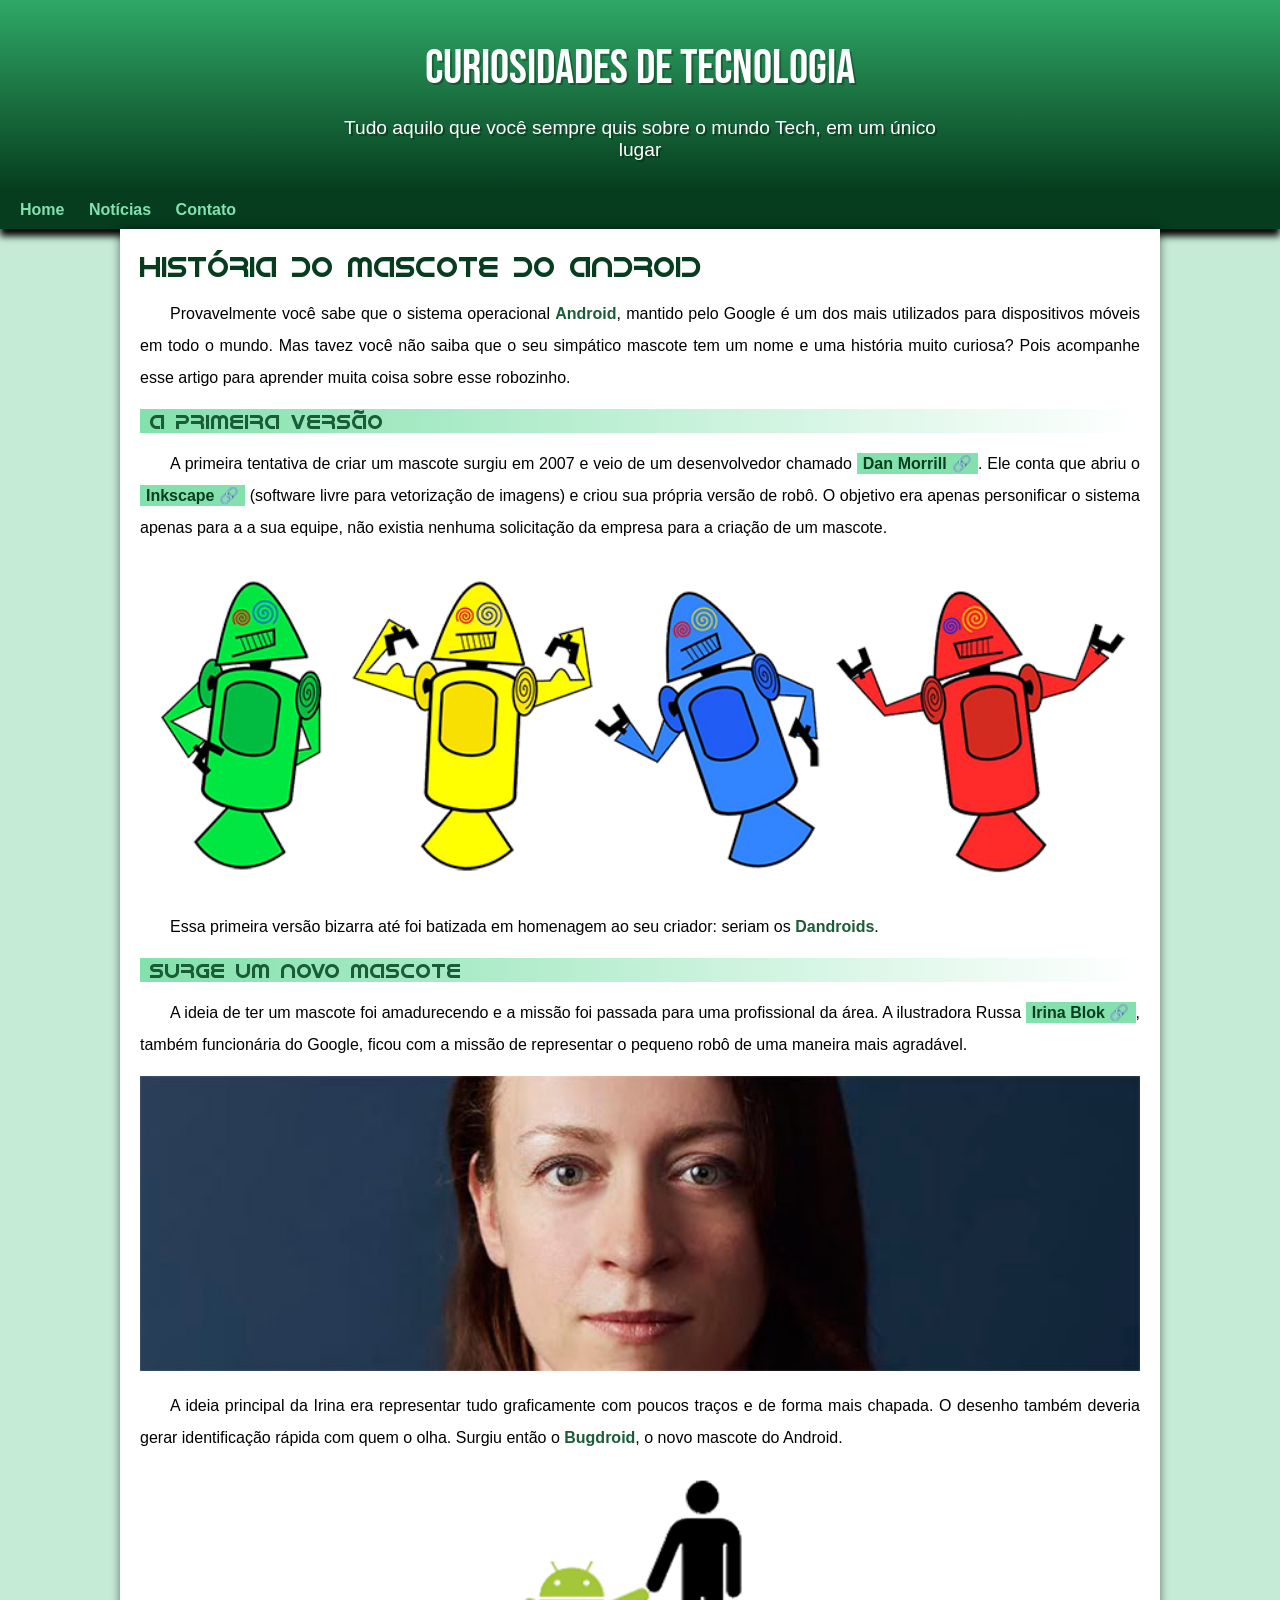
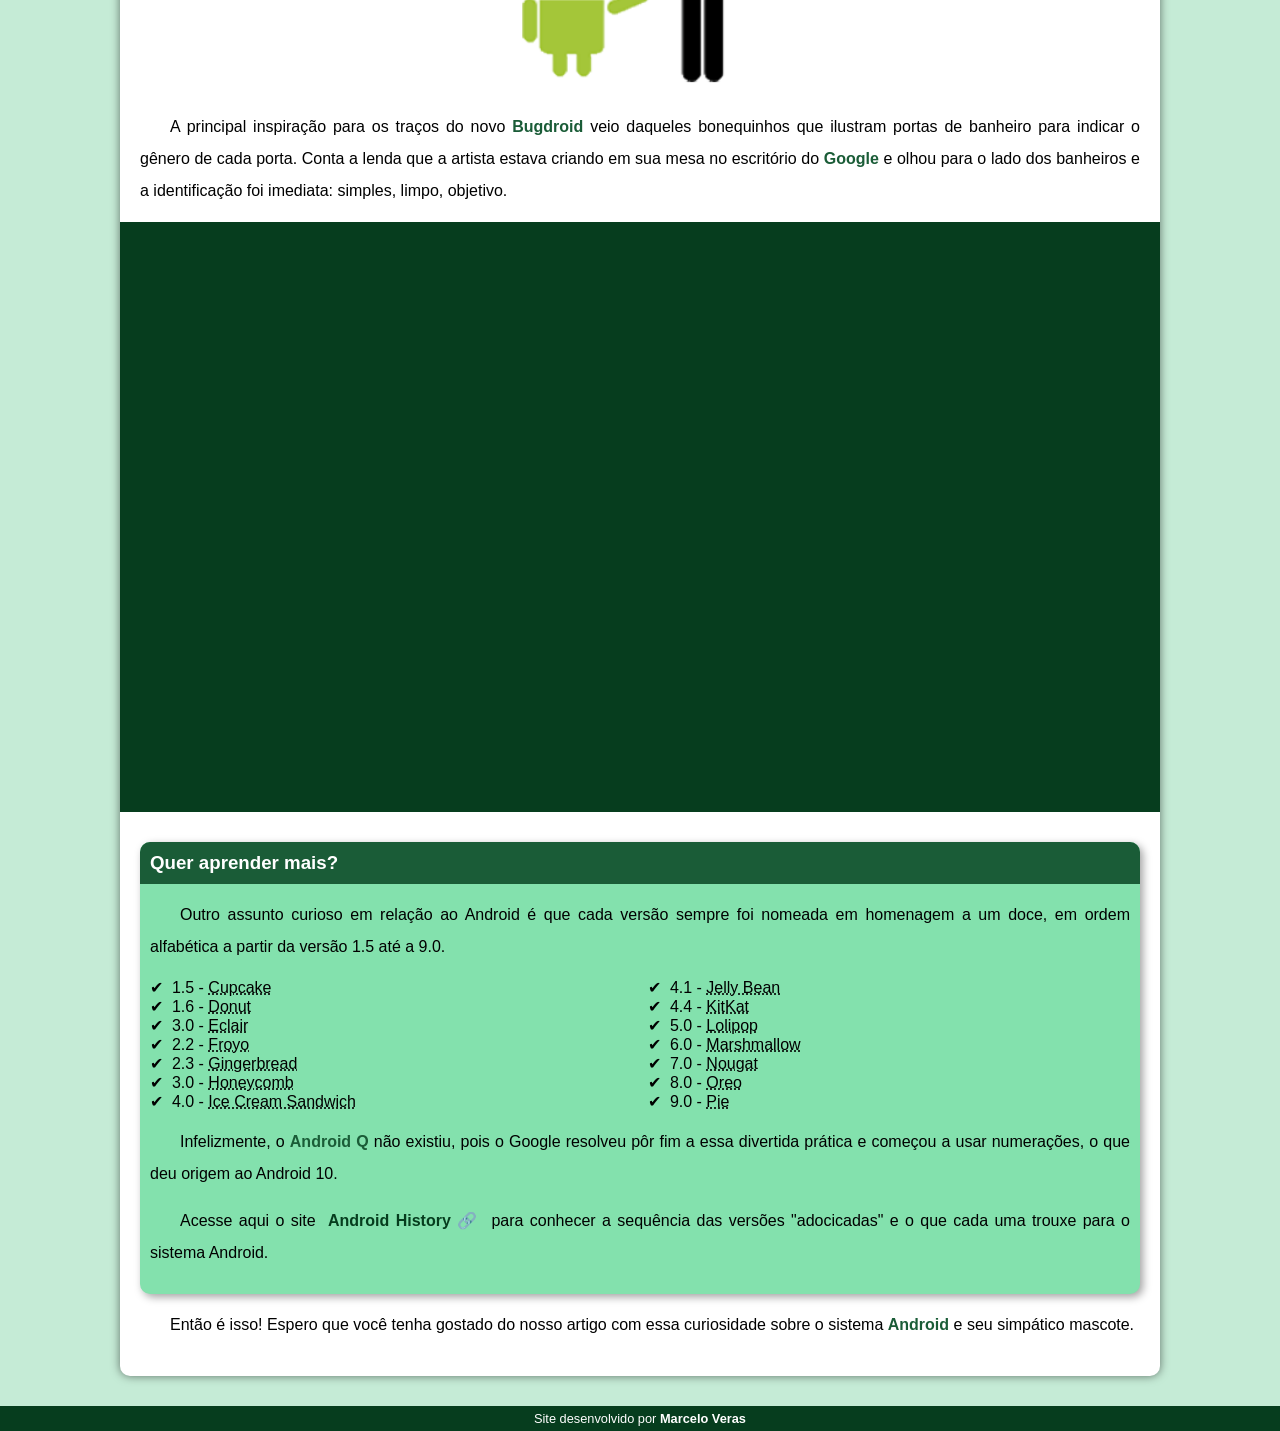
<file: android-page/index.html>
<!DOCTYPE html>
<html lang="pt-BR">
<head>
    <meta charset="UTF-8">
    <meta http-equiv="X-UA-Compatible" content="IE=edge">
    <meta name="viewport" content="width=device-width, initial-scale=1.0">
    <title>Android</title>
    <link rel="shortcut icon" href="./imagens/favicon.ico" type="image/x-icon">
    <link rel="stylesheet" href="style/style.css">
</head>
<body>
    <header>
        <h1>Curiosidades de Tecnologia</h1>
        <p>Tudo aquilo que você sempre quis sobre o mundo Tech, em um único lugar</p>
    </header>

    <nav> 
        <a href="#">Home</a>
        <a href="#">Notícias</a>
        <a href="#">Contato</a>
    </nav>

    <main>
        <article>
            <h1>História do Mascote do Android</h1>

            <p>
                Provavelmente você sabe que o sistema operacional <strong>Android</strong>, mantido pelo Google é um dos mais utilizados para dispositivos móveis em todo o mundo. Mas tavez você não saiba que o seu simpático mascote tem um nome e uma história muito curiosa? Pois acompanhe esse artigo para aprender muita coisa sobre esse robozinho.
            </p>

            <h2>
                A primeira versão
            </h2>

            <p>
                A primeira tentativa de criar um mascote surgiu em 2007 e veio de um desenvolvedor chamado <a href="https://ausdroid.net/2013/01/04/dan-morrill-shows-us-the-android-mascots-that-could-have-been/" target="_blank" class="externo">Dan Morrill</a>. Ele conta que abriu o <a href="https://inkscape.org/pt-br/" target="_blank" class="externo">Inkscape</a> (software livre para vetorização de imagens) e criou sua própria versão de robô. O objetivo era apenas personificar o sistema apenas para a a sua equipe, não existia nenhuma solicitação da empresa para a criação de um mascote.
            </p>

            <picture>
                <source media="(max-width: 600px)" srcset="imagens/dan-droids-pq.png">
                <img src="imagens/dan-droids.png" alt="Primeiro mascote do android">
            </picture>

            <p>
                Essa primeira versão bizarra até foi batizada em homenagem ao seu criador: seriam os <strong>Dandroids</strong>.
            </p>

            <h2>
                Surge um novo mascote
            </h2>

            <p>
                A ideia de ter um mascote foi amadurecendo e a missão foi passada para uma profissional da área. A ilustradora Russa <a href="https://www.irinablok.com/android" target="_blank" class="externo">Irina Blok</a>, também funcionária do Google, ficou com a missão de representar o pequeno robô de uma maneira mais agradável.
            </p>

            <picture>
                <source media="(max-width: 600px)" srcset="imagens/irina-blok-pq.jpg">
                <img src="imagens/irina-blok.jpg" alt="Irina Blok, criadora do Bugdroid">
            </picture>

            <p>
                A ideia principal da Irina era representar tudo graficamente com poucos traços e de forma mais chapada. O desenho também deveria gerar identificação rápida com quem o olha. Surgiu então o <strong>Bugdroid</strong>, o novo mascote do Android.
            </p>

            <img src="imagens/bugdroid.png" class="pequena" alt="Bugdroid">

            <p>
                A principal inspiração para os traços do novo <strong>Bugdroid</strong> veio daqueles bonequinhos que ilustram portas de banheiro para indicar o gênero de cada porta. Conta a lenda que a artista estava criando em sua mesa no escritório do <strong>Google</strong> e olhou para o lado dos banheiros e a identificação foi imediata: simples, limpo, objetivo.
            </p>

            <div class="video"><iframe width="560" height="315" src="https://www.youtube.com/embed/l2UDgpLz20M" title="YouTube video player" frameborder="0" allow="accelerometer; autoplay; clipboard-write; encrypted-media; gyroscope; picture-in-picture" allowfullscreen></iframe></div>
            
            <aside>
                <h3>
                    Quer aprender mais?
                </h3>

                <p>
                    Outro assunto curioso em relação ao Android é que cada versão sempre foi nomeada em homenagem a um doce, em ordem alfabética a partir da versão 1.5 até a 9.0.
                </p>
                <ul>
                    <li>1.5 - <abbr title="Bolo de Copo">Cupcake</abbr></li>
                    <li>1.6 - <abbr title="Rosquinha">Donut</abbr></li>
                    <li>3.0 - <abbr title="Bomba">Eclair</abbr></li>
                    <li>2.2 - <abbr title="Iogurte Congelado">Froyo</abbr></li>
                    <li>2.3 - <abbr title="Biscoito de Gengibre">Gingerbread</abbr></li>
                    <li>3.0 - <abbr title="Favo de Mel">Honeycomb</abbr></li>
                    <li>4.0 - <abbr title="Sanduíche de Sorvete">Ice Cream Sandwich</abbr></li>
                    <li>4.1 - <abbr title="Jujuba">Jelly Bean</abbr></li>
                    <li>4.4 - <abbr title="KitKat">KitKat</abbr></li>
                    <li>5.0 - <abbr title="Pirulito">Lolipop</abbr></li>
                    <li>6.0 - <abbr title="Marshmallow">Marshmallow</abbr></li>
                    <li>7.0 - <abbr title="Torrone">Nougat</abbr></li>
                    <li>8.0 - <abbr title="Oreo">Oreo</abbr></li>
                    <li>9.0 - <abbr title="Torta">Pie</abbr></li>
                </ul>

                <p>
                    Infelizmente, o <strong>Android Q</strong> não existiu, pois o Google resolveu pôr fim a essa divertida prática e começou a usar numerações, o que deu origem ao Android 10.
                </p>
                
                <p>
                    Acesse aqui o site <a href="https://www.android.com/intl/en_nz/history/#/marshmallow" target="_blank" class="externo">Android History</a> para conhecer a sequência das versões "adocicadas" e o que cada uma trouxe para o sistema Android.
                </p>
            </aside>
           

            <p>
                Então é isso! Espero que você tenha gostado do nosso artigo com essa curiosidade sobre o sistema <strong>Android</strong> e seu simpático mascote.
            </p>
        </article>
    </main>

    <footer>
        <p>
            Site desenvolvido por <a href="https://github.com/marceloverass" target="_blank">Marcelo Veras</a>
        </p>
    </footer>
</body>
</html>
</file>
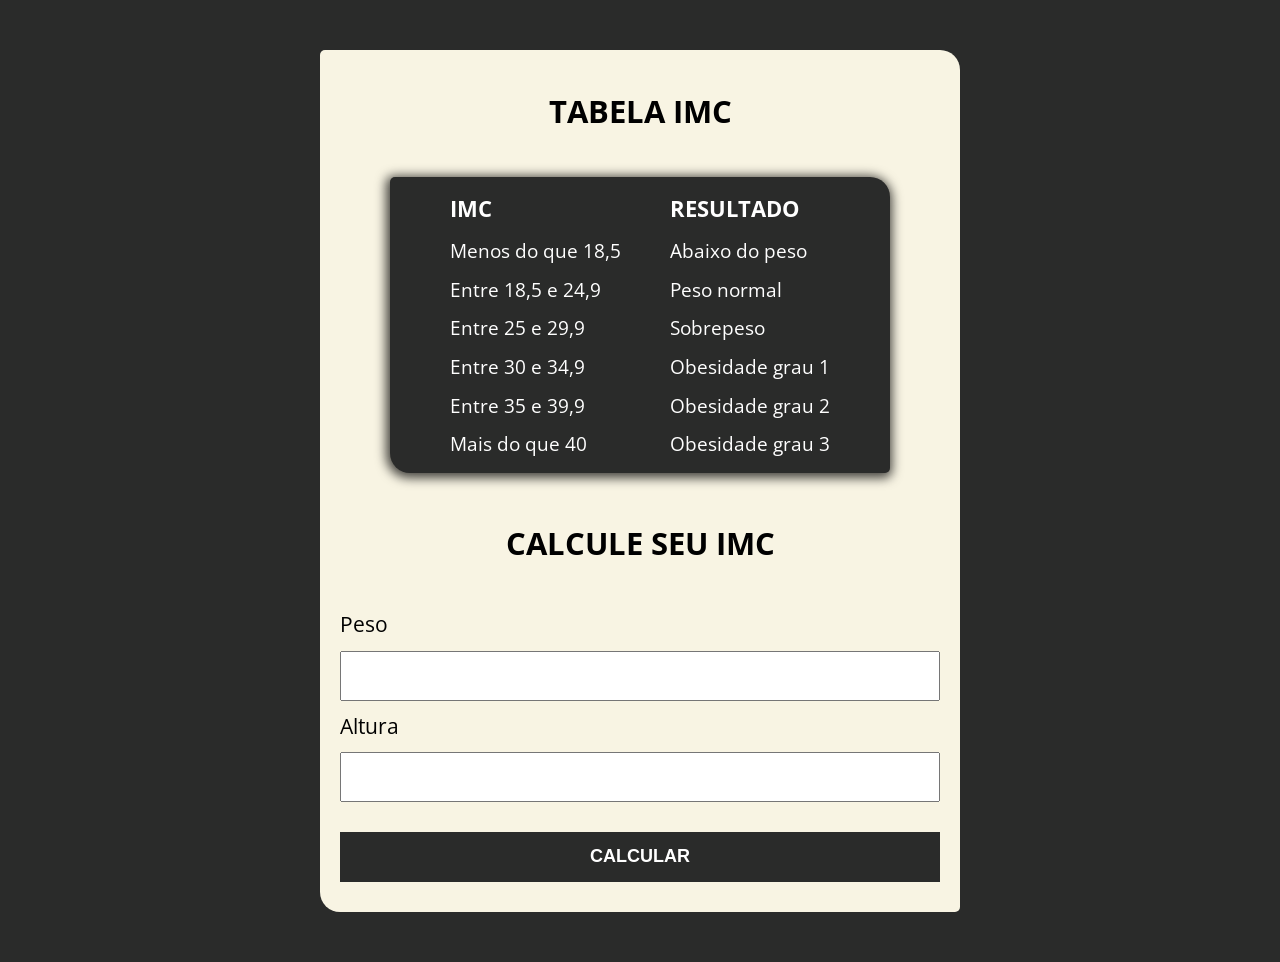
<file: imc/index.html>
<!DOCTYPE html>
<html lang="pt-BR">
<head>
    <meta charset="UTF-8">
    <meta http-equiv="X-UA-Compatible" content="IE=edge">
    <meta name="viewport" content="width=device-width, initial-scale=1.0">
    <title>IMC</title>
    <link rel="stylesheet" href="assets/css/style.css">
    <link rel="shortcut icon" href="https://cdn1.iconfinder.com/data/icons/fitness-7/500/strong-512.png" type="image/x-icon">
</head>
<body>
    <section class="container">
        <h1 class="h1">TABELA IMC</h1>
    
    <div class="colunas">
        <div class="coluna1">
            <h3>IMC</h3>
            <p>Menos do que 18,5</p>
            <p>Entre 18,5 e 24,9</p>
            <p>Entre 25 e 29,9</p>
            <p>Entre 30 e 34,9</p>
            <p>Entre 35 e 39,9</p>
            <p>Mais do que 40</p>
        </div>
        <div class="coluna2">
            <h3>RESULTADO</h3>
            <p>Abaixo do peso</p>
            <p>Peso normal</p>
            <p>Sobrepeso</p>
            <p>Obesidade grau 1</p>
            <p>Obesidade grau 2</p>
            <p>Obesidade grau 3</p>
        </div>
    </div>
    <h1 class="h1" id="segundo">CALCULE SEU IMC</h1>
    <form action="" id="form">
        <label for="peso">Peso</label>
        <input type="text" id="peso" name="peso">

        <label for="text">Altura</label>
        <input type="text" id="altura" name="altura">

        <button type="submit" id="btn">CALCULAR</button>

    </form>

        <div id="resultado"></div>

    </section>
    <script src="assets/js/main.js"></script>
</body>
</html>
</file>
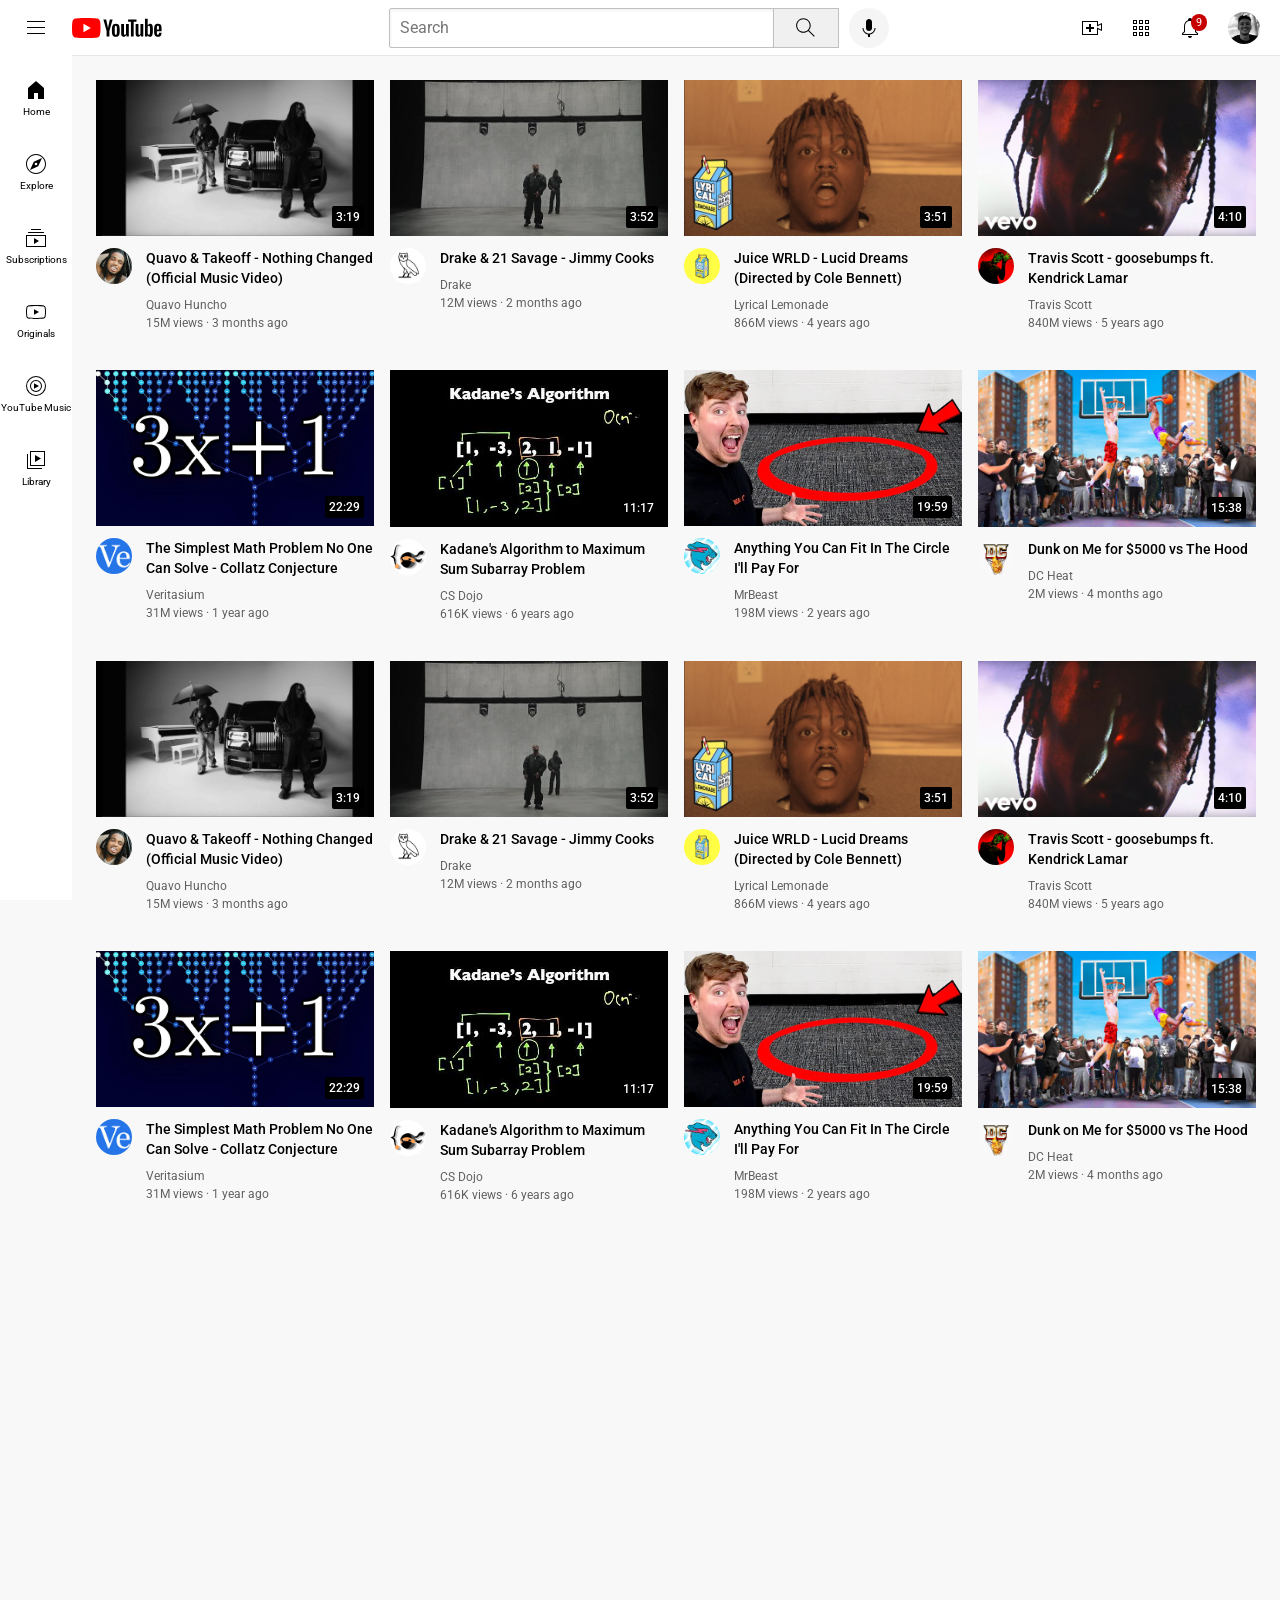
<file: youtube-clone/index.html>
<!DOCTYPE html>
<html lang="en">
<head>
    <meta charset="UTF-8">
    <meta http-equiv="X-UA-Compatible" content="IE=edge">
    <meta name="viewport" content="width=device-width, initial-scale=1.0">
    <title>YouTube</title>
    <link rel="preconnect" href="https://fonts.googleapis.com">
    <link rel="preconnect" href="https://fonts.gstatic.com" crossorigin>
    <link href="https://fonts.googleapis.com/css2?family=Roboto:wght@400;500;700&display=swap" rel="stylesheet"> 
    <link rel="stylesheet" href="assets/css/components/video-preview.css">
    <link rel="stylesheet" href="assets/css/components/header.css">
    <link rel="stylesheet" href="assets/css/components/video.css">
    <link rel="stylesheet" href="assets/css/components/sidebar.css">
    <link rel="stylesheet" href="assets/css/reset.css">
    
</head>
<body>
    
    <header class="header">
        <div class="left-section">
            <img class="hamburger-menu" src="assets/icons/hamburger-menu.svg" alt="hamburger-menu">
            <img class="youtube-logo" src="assets/icons/youtube-logo.svg" alt="Youtube Logo">
        </div>

        <div class="middle-section">
            <input class="search-bar" type="text" placeholder="Search">
            <button class="search-button">
                <img class="search-icon" src="assets/icons/search.svg" alt="Search Button">
                <div class="tooltip">Search</div>
            </button>
            <button class="voice-search-button">
                <img class="voice-search-icon" src="assets/icons/voice-search-icon.svg" alt="">
                <div class="tooltip">Search with your voice</div>
            </button>
        </div>
        <div class="right-section">
            <div class="upload-icon-container">
                <img class="upload-icon" src="assets/icons/upload.svg" alt="Icon upload video">
                <div class="tooltip">Create</div>
            </div>
            <div class="youtube-apps-icon-container">
                <img class="youtube-apps-icon" src="assets/icons/youtube-apps.svg" alt="Icon youtube apps">
                <div class="tooltip">YouTube Apps</div>
            </div>
            <div class="notifications-icon-container">
                <img class="notifications-icon" src="assets/icons/notifications.svg" alt="Icon notifications">
                <div class="notifications-count">9</div>
                <div class="tooltip">Notifications</div>
            </div>
            <img class="current-user-picture" src="assets/icons/icon-me.jpeg" alt="Icon user channel">
        </div>
    </header>

    <nav class="sidebar">
        <div class="sidebar-link">
            <img src="assets/icons/home.svg" alt="">
            <div>Home</div>
        </div>
        <div class="sidebar-link">
            <img src="assets/icons/explore.svg" alt="">
            <div>Explore</div>
        </div>
        <div class="sidebar-link">
            <img src="assets/icons/subscriptions.svg" alt="">
            <div>Subscriptions</div>
        </div>
        <div class="sidebar-link">
            <img src="assets/icons/originals.svg" alt="">
            <div>Originals</div>
        </div>
        <div class="sidebar-link">
            <img src="assets/icons/youtube-music.svg" alt="">
            <div>YouTube Music</div>
        </div>
        <div class="sidebar-link">
            <img src="assets/icons/library.svg" alt="">
            <div>Library</div>
        </div>
    </nav>

    <main>
        <section class="video-grid">
            <div class="video-preview">
                    <div class="thumbnail-row">
                        <a href="https://www.youtube.com/watch?v=fAmGDbLIkDM">
                            <img src="assets/thumbnails/thumb1.jpg" alt="Thumbnail Nothing Changed" class="thumbnail">
                            <div class="video-time">3:19</div>
                        </a>
                    </div>
                    <div class="video-info-grid">
                        <div class="channel-picture">
                            <a href="https://www.youtube.com/channel/UCU_xT0uVi5cku7cg9hDgkMA">
                                <img class="channel__profile-picture" src="assets/channel-pictures/profile-picture1.jpg" alt="Channel Profile Picture of Quavo Huncho">
                            </a>
                        </div>
                        <div class="video-info">
                            <a href="https://www.youtube.com/watch?v=fAmGDbLIkDM">
                                <p class="video__paragraph1">
                                    Quavo & Takeoff - Nothing Changed (Official Music Video)
                                </p>
                            </a>
                            <a href="https://www.youtube.com/channel/UCU_xT0uVi5cku7cg9hDgkMA">
                                <p class="video__paragraph2">
                                    Quavo Huncho
                                </p>
                            </a>
                            <p class="video__paragraph3">
                                15M views &#183; 3 months ago
                            </p>
                        </div>
                    </div>
            </div>
        
            <div class="video-preview">
                    <div class="thumbnail-row">
                        <a href="https://www.youtube.com/watch?v=4nyld2SqleU">
                            <img src="assets/thumbnails/thumb2.jpg" alt="Thumbnail Jimmy Cooks" class="thumbnail">
                            <div class="video-time">3:52</div>
                        </a>
                    </div>
                    <div class="video-info-grid">
                        <div class="channel-picture">
                            <a href="https://www.youtube.com/channel/UCByOQJjav0CUDwxCk-jVNRQ">
                                <img class="channel__profile-picture" src="assets/channel-pictures/profile-picture2.jpg" alt="Channel Profile Picture of Drake">
                            </a>
                        </div>
                        <div class="video-info">
                            <a href="https://www.youtube.com/watch?v=4nyld2SqleU">
                                <p class="video__paragraph1">Drake & 21 Savage - Jimmy Cooks</p>
                            </a>
                            <a href="https://www.youtube.com/channel/UCByOQJjav0CUDwxCk-jVNRQ">
                                <p class="video__paragraph2">Drake</p>
                            </a>
                            <p class="video__paragraph3">12M views &#183; 2 months ago</p>
                        </div>
                    </div>
            </div>

            <div class="video-preview">
                <div class="thumbnail-row">
                    <a href="https://www.youtube.com/watch?v=mzB1VGEGcSU">
                        <img src="assets/thumbnails/thumb3.jpg" alt="Thumbnail Lucid Dreams" class="thumbnail">
                        <div class="video-time">3:51</div>
                    </a>
                </div>
                <div class="video-info-grid">
                    <div class="channel-picture">
                            <div class="channel-picture-container">
                                <a href="https://www.youtube.com/@lyricalemonade">
                                    <img class="channel__profile-picture" src="assets/channel-pictures/profile-picture3.jpg" alt="Channel Profile Picture of Lyrical Lemonade">
                                </a>
                            </div>
                    </div>
                    <div class="video-info">
                        <a href="https://www.youtube.com/watch?v=mzB1VGEGcSU">
                            <p class="video__paragraph1">
                               Juice WRLD - Lucid Dreams (Directed by Cole Bennett)
                            </p>
                        </a>
                        <a href="https://www.youtube.com/@lyricalemonade">
                            <p class="video__paragraph2">
                                Lyrical Lemonade
                            </p>
                        </a>
                        <p class="video__paragraph3">
                            866M views &#183; 4 years ago
                        </p>
                    </div>
                </div>
            </div>

            
            <div class="video-preview">
                <div class="thumbnail-row">
                    <a href="https://www.youtube.com/watch?v=Dst9gZkq1a8">
                        <img class="thumbnail" src="assets/thumbnails/thumb7.jpg" alt="Goosebumps thumbnail">
                        <div class="video-time">4:10</div>
                    </a>
                </div>

                <div class="video-info-grid">
                    <div class="channel-picture">
                        <a href="https://www.youtube.com/@TravisScottVEVO">
                            <img class="channel__profile-picture" src="assets/channel-pictures/profile-picture7.jpg" alt="Channel Profile Picture of Travis Scott">
                        </a>
                    </div>
                    <div class="video-info">
                        <a href="https://www.youtube.com/watch?v=Dst9gZkq1a8">
                            <p class="video__paragraph1">Travis Scott - goosebumps ft. Kendrick Lamar</p>
                        </a>
                        <a href="https://www.youtube.com/@TravisScottVEVO">
                            <p class="video__paragraph2">Travis Scott</p>
                        </a>
                        <p class="video__paragraph3">840M views &#183; 5 years ago</p>
                    </div>
                </div>
            </div>

            
            <div class="video-preview">
                    <div class="thumbnail-row">
                        <a href="https://www.youtube.com/watch?v=094y1Z2wpJg&t=1s">
                            <img src="assets/thumbnails/thumb4.webp" alt="Thumbnail Veritasium" class="thumbnail">
                            <div class="video-time">22:29</div>
                        </a>
                    </div>
                    <div class="video-info-grid">
                        <div class="channel-picture">
                            <a href="https://www.youtube.com/@veritasium"><img class="channel__profile-picture" src="assets/channel-pictures/profile-picture4.jpg" alt="Channel Profile Picture of Veritasium"></a>
                        </div>
                        <div class="video-info">
                            <a href="https://www.youtube.com/watch?v=094y1Z2wpJg&t=1s">
                                <p class="video__paragraph1">The Simplest Math Problem No One Can Solve - Collatz Conjecture</p>
                            </a>
                            <a href="https://www.youtube.com/@veritasium">
                                <p class="video__paragraph2">Veritasium</p>
                            </a>
                            <p class="video__paragraph3">31M views &#183; 1 year ago</p>
                        </div>
                    </div>
            </div>

            <div class="video-preview">
                <div class="thumbnail-row">
                    <a href="https://www.youtube.com/watch?v=fAmGDbLIkDM">
                        <img src="assets/thumbnails/thumb5.webp" alt="Thumbnail CS Dojo" class="thumbnail">
                        <div class="video-time">11:17</div>
                    </a>
                </div>
                <div class="video-info-grid">
                    <div class="channel-picture">
                        <a href="https://www.youtube.com/channel/UCU_xT0uVi5cku7cg9hDgkMA">
                            <img class="channel__profile-picture" src="assets/channel-pictures/profile-picture5.jpg" alt="Channel Profile Picture of CS Dojo">
                        </a>
                    </div>
                    <div class="video-info">
                        <a href="https://www.youtube.com/watch?v=86CQq3pKSUw">
                            <a href="https://www.youtube.com/watch?v=86CQq3pKSUw">
                                <p class="video__paragraph1">
                                    Kadane's Algorithm to Maximum Sum Subarray Problem
                                </p>
                            </a>
                        </a>
                        <a href="https://www.youtube.com/@CSDojo">
                            <p class="video__paragraph2">
                                CS Dojo
                            </p>
                        </a>
                        <p class="video__paragraph3">
                            616K views &#183; 6 years ago
                        </p>
                    </div>
                </div>
            </div>

            <div class="video-preview">
                    <div class="thumbnail-row">
                        <a href="https://www.youtube.com/watch?v=yXWw0_UfSFg&t=1s">
                            <img src="assets/thumbnails/thumb6.webp" alt="Thumbnail MrBeast" class="thumbnail">
                            <div class="video-time">19:59</div>
                        </a>
                    </div>
                    <div class="video-info-grid">
                        <div class="channel-picture">
                            <a href="https://www.youtube.com/@MrBeast"><img class="channel__profile-picture" src="assets/channel-pictures/profile-picture6.jpg" alt="Channel Profile Picture of MrBeast"></a>
                        </div>
                        <div class="video-info">
                            <a href="https://www.youtube.com/watch?v=yXWw0_UfSFg&t=1s">
                                <p class="video__paragraph1">Anything You Can Fit In The Circle I'll Pay For</p>
                            </a>
                            <a href="https://www.youtube.com/@MrBeast">
                                <p class="video__paragraph2">MrBeast</p>
                            </a>
                            <p class="video__paragraph3">198M views &#183; 2 years ago</p>
                        </div>
                    </div>
            </div>

            <div class="video-preview">
                    <div class="thumbnail-row">
                        <a href="https://www.youtube.com/watch?time_continue=11&v=5KgRmG3CfCc">
                            <img src="assets/thumbnails/thumb8.jpg" alt="Thumbnail MrBeast" class="thumbnail">
                            <div class="video-time">15:38</div>
                        </a>
                    </div>
                    <div class="video-info-grid">
                        <div class="channel-picture">
                            <a href="https://www.youtube.com/@DCHeat"><img class="channel__profile-picture" src="assets/channel-pictures/profile-picture8.jpg" alt="Channel Profile Picture of DC Heat"></a>
                        </div>
                        <div class="video-info">
                            <a href="https://www.youtube.com/watch?time_continue=11&v=5KgRmG3CfCc">
                                <p class="video__paragraph1">Dunk on Me for $5000 vs The Hood</p>
                            </a>
                            <a href="">
                                <p class="video__paragraph2">DC Heat</p>
                            </a>
                            <p class="video__paragraph3">2M views &#183; 4 months ago</p>
                        </div>
            </div>
        </div>

        <div class="video-preview">
            <div class="thumbnail-row">
                <a href="https://www.youtube.com/watch?v=fAmGDbLIkDM">
                    <img src="assets/thumbnails/thumb1.jpg" alt="Thumbnail Nothing Changed" class="thumbnail">
                    <div class="video-time">3:19</div>
                </a>
            </div>
            <div class="video-info-grid">
                <div class="channel-picture">
                    <a href="https://www.youtube.com/channel/UCU_xT0uVi5cku7cg9hDgkMA">
                        <img class="channel__profile-picture" src="assets/channel-pictures/profile-picture1.jpg" alt="Channel Profile Picture of Quavo Huncho">
                    </a>
                </div>
                <div class="video-info">
                    <a href="https://www.youtube.com/watch?v=fAmGDbLIkDM">
                        <p class="video__paragraph1">
                            Quavo & Takeoff - Nothing Changed (Official Music Video)
                        </p>
                    </a>
                    <a href="https://www.youtube.com/channel/UCU_xT0uVi5cku7cg9hDgkMA">
                        <p class="video__paragraph2">
                            Quavo Huncho
                        </p>
                    </a>
                    <p class="video__paragraph3">
                        15M views &#183; 3 months ago
                    </p>
                </div>
            </div>
    </div>

    <div class="video-preview">
            <div class="thumbnail-row">
                <a href="https://www.youtube.com/watch?v=4nyld2SqleU">
                    <img src="assets/thumbnails/thumb2.jpg" alt="Thumbnail Jimmy Cooks" class="thumbnail">
                    <div class="video-time">3:52</div>
                </a>
            </div>
            <div class="video-info-grid">
                <div class="channel-picture">
                    <a href="https://www.youtube.com/channel/UCByOQJjav0CUDwxCk-jVNRQ">
                        <img class="channel__profile-picture" src="assets/channel-pictures/profile-picture2.jpg" alt="Channel Profile Picture of Drake">
                    </a>
                </div>
                <div class="video-info">
                    <a href="https://www.youtube.com/watch?v=4nyld2SqleU">
                        <p class="video__paragraph1">Drake & 21 Savage - Jimmy Cooks</p>
                    </a>
                    <a href="https://www.youtube.com/channel/UCByOQJjav0CUDwxCk-jVNRQ">
                        <p class="video__paragraph2">Drake</p>
                    </a>
                    <p class="video__paragraph3">12M views &#183; 2 months ago</p>
                </div>
            </div>
    </div>

    <div class="video-preview">
        <div class="thumbnail-row">
            <a href="https://www.youtube.com/watch?v=mzB1VGEGcSU">
                <img src="assets/thumbnails/thumb3.jpg" alt="Thumbnail Lucid Dreams" class="thumbnail">
                <div class="video-time">3:51</div>
            </a>
        </div>
        <div class="video-info-grid">
            <div class="channel-picture">
                    <div class="channel-picture-container">
                        <a href="https://www.youtube.com/@lyricalemonade">
                            <img class="channel__profile-picture" src="assets/channel-pictures/profile-picture3.jpg" alt="Channel Profile Picture of Lyrical Lemonade">
                        </a>
                    </div>
            </div>
            <div class="video-info">
                <a href="https://www.youtube.com/watch?v=mzB1VGEGcSU">
                    <p class="video__paragraph1">
                       Juice WRLD - Lucid Dreams (Directed by Cole Bennett)
                    </p>
                </a>
                <a href="https://www.youtube.com/@lyricalemonade">
                    <p class="video__paragraph2">
                        Lyrical Lemonade
                    </p>
                </a>
                <p class="video__paragraph3">
                    866M views &#183; 4 years ago
                </p>
            </div>
        </div>
    </div>

    
    <div class="video-preview">
        <div class="thumbnail-row">
            <a href="https://www.youtube.com/watch?v=Dst9gZkq1a8">
                <img class="thumbnail" src="assets/thumbnails/thumb7.jpg" alt="Goosebumps thumbnail">
                <div class="video-time">4:10</div>
            </a>
        </div>

        <div class="video-info-grid">
            <div class="channel-picture">
                <a href="https://www.youtube.com/@TravisScottVEVO">
                    <img class="channel__profile-picture" src="assets/channel-pictures/profile-picture7.jpg" alt="Channel Profile Picture of Travis Scott">
                </a>
            </div>
            <div class="video-info">
                <a href="https://www.youtube.com/watch?v=Dst9gZkq1a8">
                    <p class="video__paragraph1">Travis Scott - goosebumps ft. Kendrick Lamar</p>
                </a>
                <a href="https://www.youtube.com/@TravisScottVEVO">
                    <p class="video__paragraph2">Travis Scott</p>
                </a>
                <p class="video__paragraph3">840M views &#183; 5 years ago</p>
            </div>
        </div>
    </div>

    
    <div class="video-preview">
            <div class="thumbnail-row">
                <a href="https://www.youtube.com/watch?v=094y1Z2wpJg&t=1s">
                    <img src="assets/thumbnails/thumb4.webp" alt="Thumbnail Veritasium" class="thumbnail">
                    <div class="video-time">22:29</div>
                </a>
            </div>
            <div class="video-info-grid">
                <div class="channel-picture">
                    <a href="https://www.youtube.com/@veritasium"><img class="channel__profile-picture" src="assets/channel-pictures/profile-picture4.jpg" alt="Channel Profile Picture of Veritasium"></a>
                </div>
                <div class="video-info">
                    <a href="https://www.youtube.com/watch?v=094y1Z2wpJg&t=1s">
                        <p class="video__paragraph1">The Simplest Math Problem No One Can Solve - Collatz Conjecture</p>
                    </a>
                    <a href="https://www.youtube.com/@veritasium">
                        <p class="video__paragraph2">Veritasium</p>
                    </a>
                    <p class="video__paragraph3">31M views &#183; 1 year ago</p>
                </div>
            </div>
    </div>

    <div class="video-preview">
        <div class="thumbnail-row">
            <a href="https://www.youtube.com/watch?v=fAmGDbLIkDM">
                <img src="assets/thumbnails/thumb5.webp" alt="Thumbnail CS Dojo" class="thumbnail">
                <div class="video-time">11:17</div>
            </a>
        </div>
        <div class="video-info-grid">
            <div class="channel-picture">
                <a href="https://www.youtube.com/channel/UCU_xT0uVi5cku7cg9hDgkMA">
                    <img class="channel__profile-picture" src="assets/channel-pictures/profile-picture5.jpg" alt="Channel Profile Picture of CS Dojo">
                </a>
            </div>
            <div class="video-info">
                <a href="https://www.youtube.com/watch?v=86CQq3pKSUw">
                    <a href="https://www.youtube.com/watch?v=86CQq3pKSUw">
                        <p class="video__paragraph1">
                            Kadane's Algorithm to Maximum Sum Subarray Problem
                        </p>
                    </a>
                </a>
                <a href="https://www.youtube.com/@CSDojo">
                    <p class="video__paragraph2">
                        CS Dojo
                    </p>
                </a>
                <p class="video__paragraph3">
                    616K views &#183; 6 years ago
                </p>
            </div>
        </div>
    </div>

    <div class="video-preview">
            <div class="thumbnail-row">
                <a href="https://www.youtube.com/watch?v=yXWw0_UfSFg&t=1s">
                    <img src="assets/thumbnails/thumb6.webp" alt="Thumbnail MrBeast" class="thumbnail">
                    <div class="video-time">19:59</div>
                </a>
            </div>
            <div class="video-info-grid">
                <div class="channel-picture">
                    <a href="https://www.youtube.com/@MrBeast"><img class="channel__profile-picture" src="assets/channel-pictures/profile-picture6.jpg" alt="Channel Profile Picture of MrBeast"></a>
                </div>
                <div class="video-info">
                    <a href="https://www.youtube.com/watch?v=yXWw0_UfSFg&t=1s">
                        <p class="video__paragraph1">Anything You Can Fit In The Circle I'll Pay For</p>
                    </a>
                    <a href="https://www.youtube.com/@MrBeast">
                        <p class="video__paragraph2">MrBeast</p>
                    </a>
                    <p class="video__paragraph3">198M views &#183; 2 years ago</p>
                </div>
            </div>
    </div>

    <div class="video-preview">
            <div class="thumbnail-row">
                <a href="https://www.youtube.com/watch?time_continue=11&v=5KgRmG3CfCc">
                    <img src="assets/thumbnails/thumb8.jpg" alt="Thumbnail MrBeast" class="thumbnail">
                    <div class="video-time">15:38</div>
                </a>
            </div>
            <div class="video-info-grid">
                <div class="channel-picture">
                    <a href="https://www.youtube.com/@DCHeat"><img class="channel__profile-picture" src="assets/channel-pictures/profile-picture8.jpg" alt="Channel Profile Picture of DC Heat"></a>
                </div>
                <div class="video-info">
                    <a href="https://www.youtube.com/watch?time_continue=11&v=5KgRmG3CfCc">
                        <p class="video__paragraph1">Dunk on Me for $5000 vs The Hood</p>
                    </a>
                    <a href="">
                        <p class="video__paragraph2">DC Heat</p>
                    </a>
                    <p class="video__paragraph3">2M views &#183; 4 months ago</p>
                </div>
    </div>
</div>
        
        </section>
    </main>
</body>
</html>
</file>
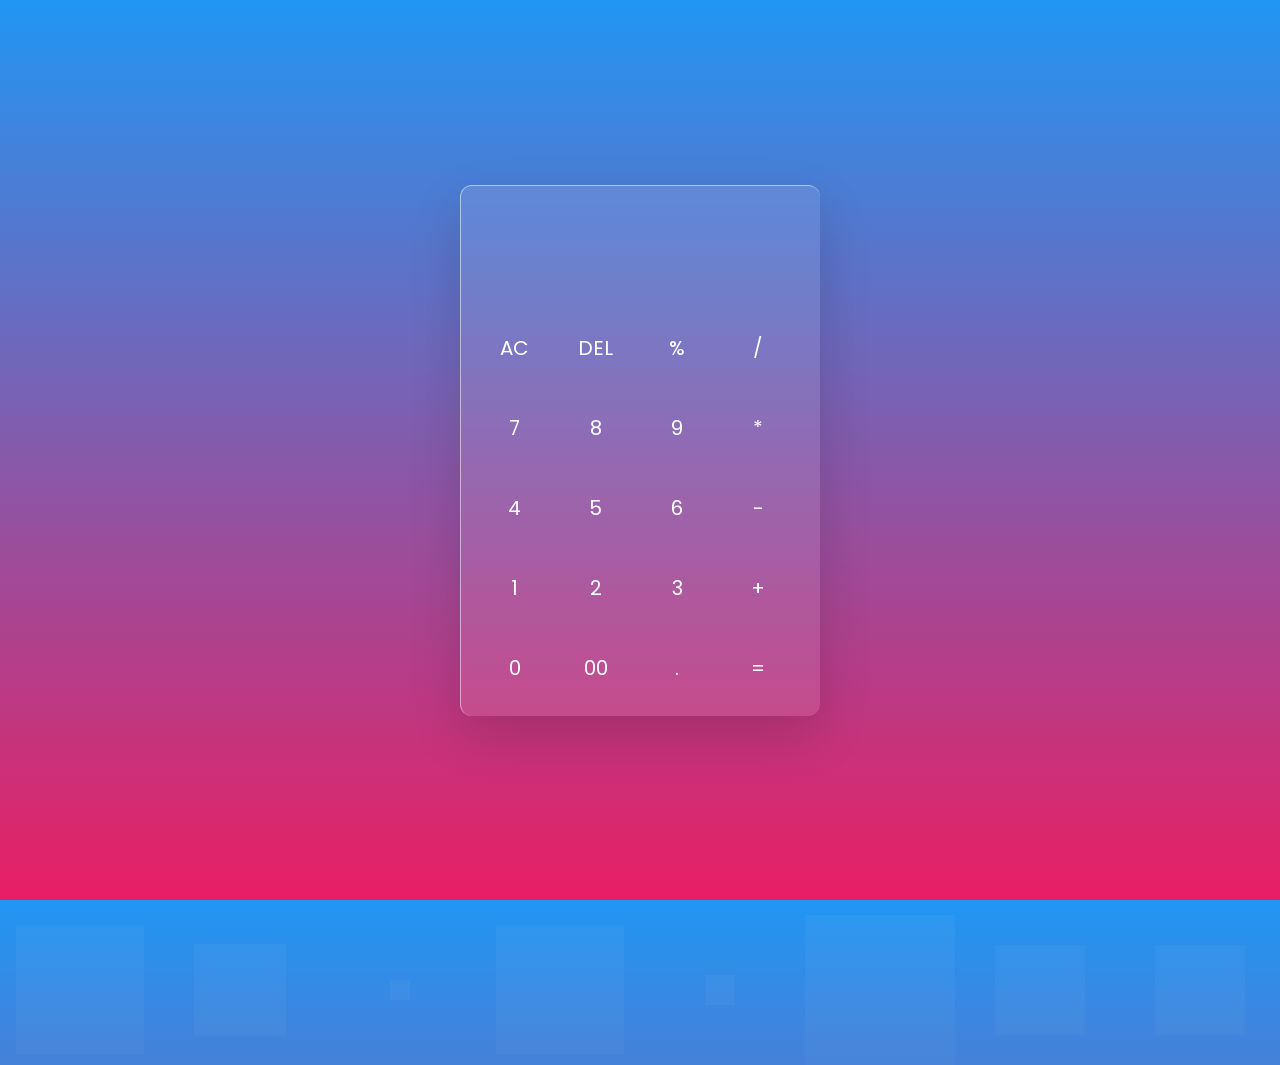
<file: calculadora/Calculator/index.html>
<!DOCTYPE html>
<!-- Created By CodingLab - www.codinglabweb.com -->
<html lang="en" dir="ltr">
  <head>
    <meta charset="UTF-8">
   <!--- <title> Glassmorphism Calculator| CodingLab </title>--->
    <link rel="stylesheet" href="style.css">
   </head>
<body>
<div class="bubbles">
  <span class="one"></span>
  <span class="two"></span>
  <span class="three"></span>
  <span class="four"></span>
  <span class="five"></span>
  <span class="six"></span>
  <span class="seven"></span>
  <span class="seven"></span>
</div>
<div class="bubbles">
  <span class="one"></span>
  <span class="two"></span>
  <span class="three"></span>
  <span class="four"></span>
  <span class="five"></span>
  <span class="six"></span>
  <span class="seven"></span>
  <span class="seven"></span>
</div>
<div class="bubbles">
  <span class="one"></span>
  <span class="two"></span>
  <span class="three"></span>
  <span class="four"></span>
  <span class="five"></span>
  <span class="six"></span>
  <span class="seven"></span>
  <span class="seven"></span>
</div>
<div class="bubbles">
  <span class="one"></span>
  <span class="two"></span>
  <span class="three"></span>
  <span class="four"></span>
  <span class="five"></span>
  <span class="six"></span>
  <span class="seven"></span>
  <span class="seven"></span>
</div>
 <div class="container">
   <form action="#" name="forms">
     <input type="text" name="answer">
     <div class="buttons">
       <input type="button" value="AC" onclick="forms.answer.value = ''">
       <input type="button" value="DEL" onclick="forms.answer.value = forms.answer.value.substr(0 , forms.answer.value.length -1)">
       <input type="button" value="%" onclick="forms.answer.value += '%'">
       <input type="button" value="/" onclick="forms.answer.value += '/'">
     </div>
     <div class="buttons">
       <input type="button" value="7" onclick="forms.answer.value += '7'">
       <input type="button" value="8" onclick="forms.answer.value += '8'">
       <input type="button" value="9" onclick="forms.answer.value += '9'">
       <input type="button" value="*" onclick="forms.answer.value += '*'">
     </div>
     <div class="buttons">
       <input type="button" value="4" onclick="forms.answer.value += '4'">
       <input type="button" value="5" onclick="forms.answer.value += '5'">
       <input type="button" value="6" onclick="forms.answer.value += '6'">
       <input type="button" value="-" onclick="forms.answer.value += '-'">
     </div>
     <div class="buttons">
       <input type="button" value="1" onclick="forms.answer.value += '1'">
       <input type="button" value="2" onclick="forms.answer.value += '2'">
       <input type="button" value="3" onclick="forms.answer.value += '3'">
       <input type="button" value="+" onclick="forms.answer.value += '+'">
     </div>
     <div class="buttons">
       <input type="button" value="0"  onclick="forms.answer.value += '0'">
       <input type="button" value="00" onclick="forms.answer.value += '00'">
       <input type="button" value="." onclick="forms.answer.value += '.'">
       <input type="button" value="=" onclick="forms.answer.value = eval(forms.answer.value)">
     </div>
   </form>
 </div>
</body>
</html>
</file>
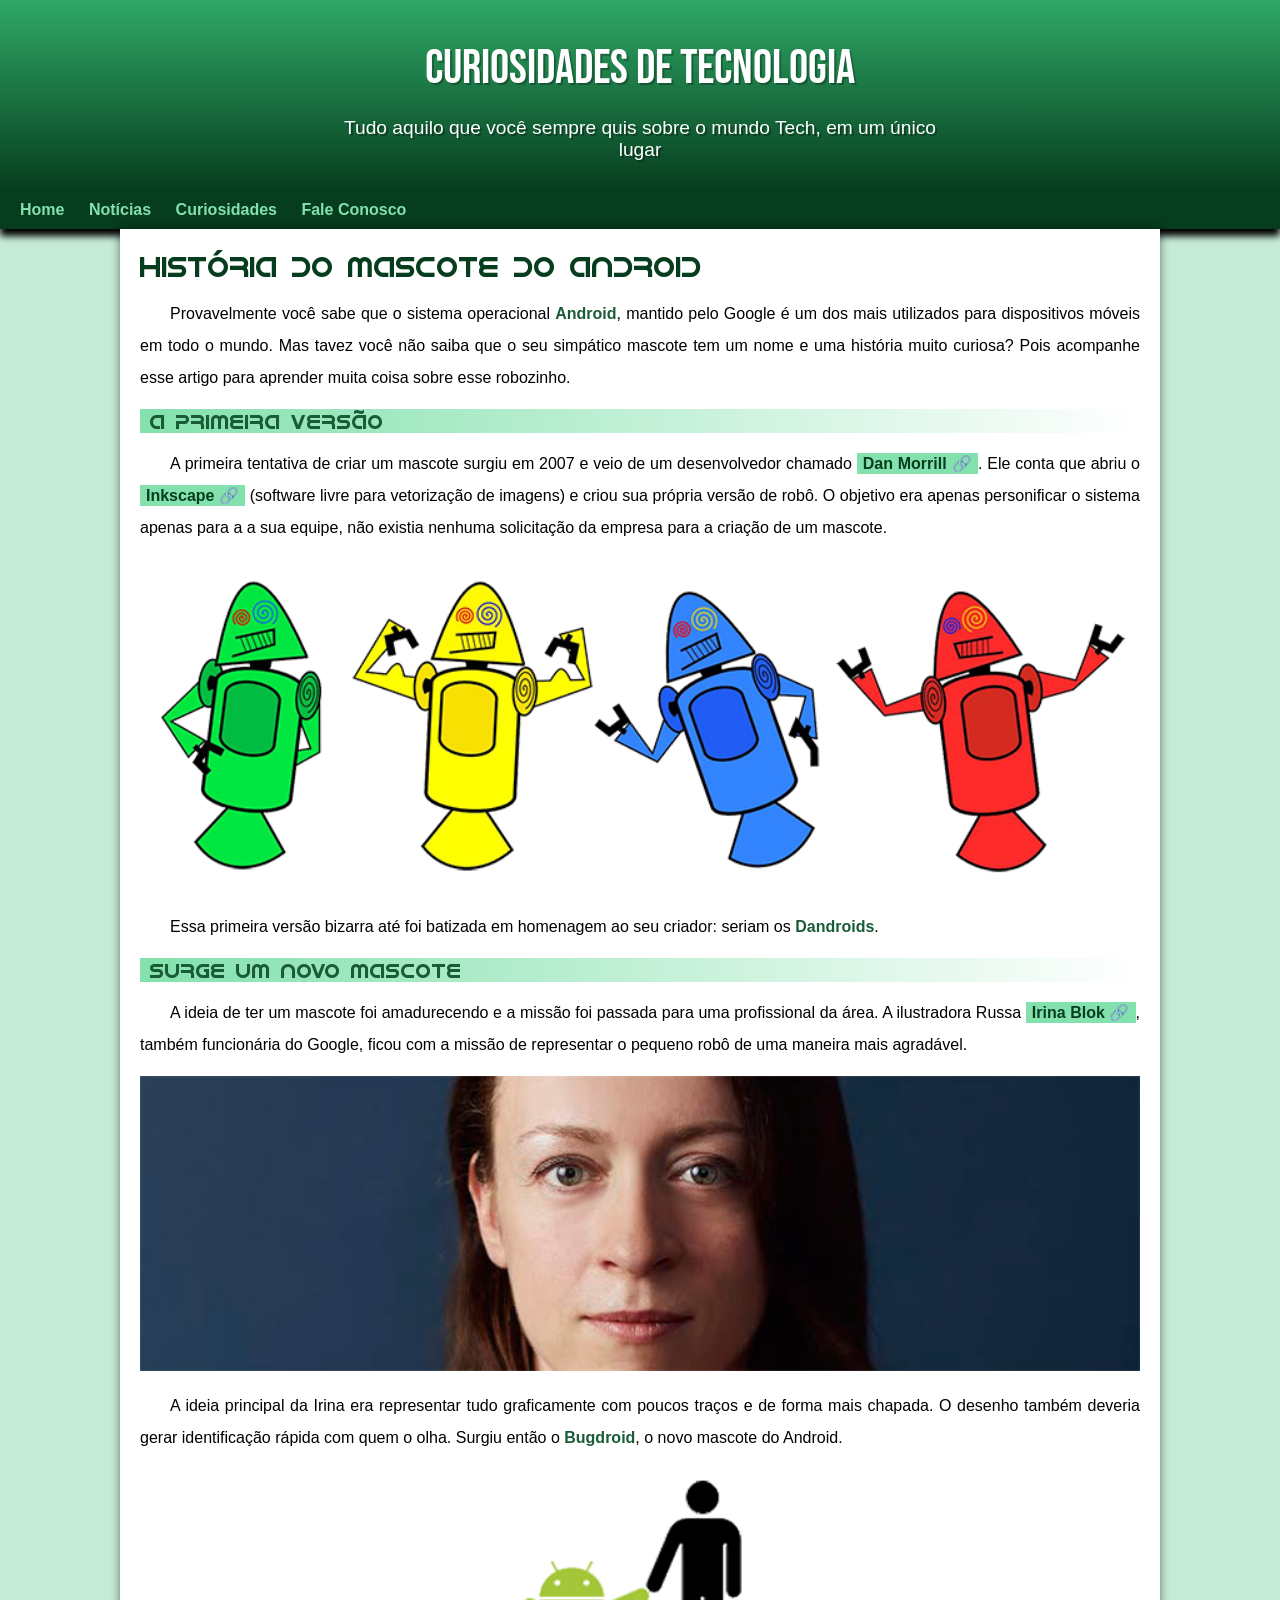
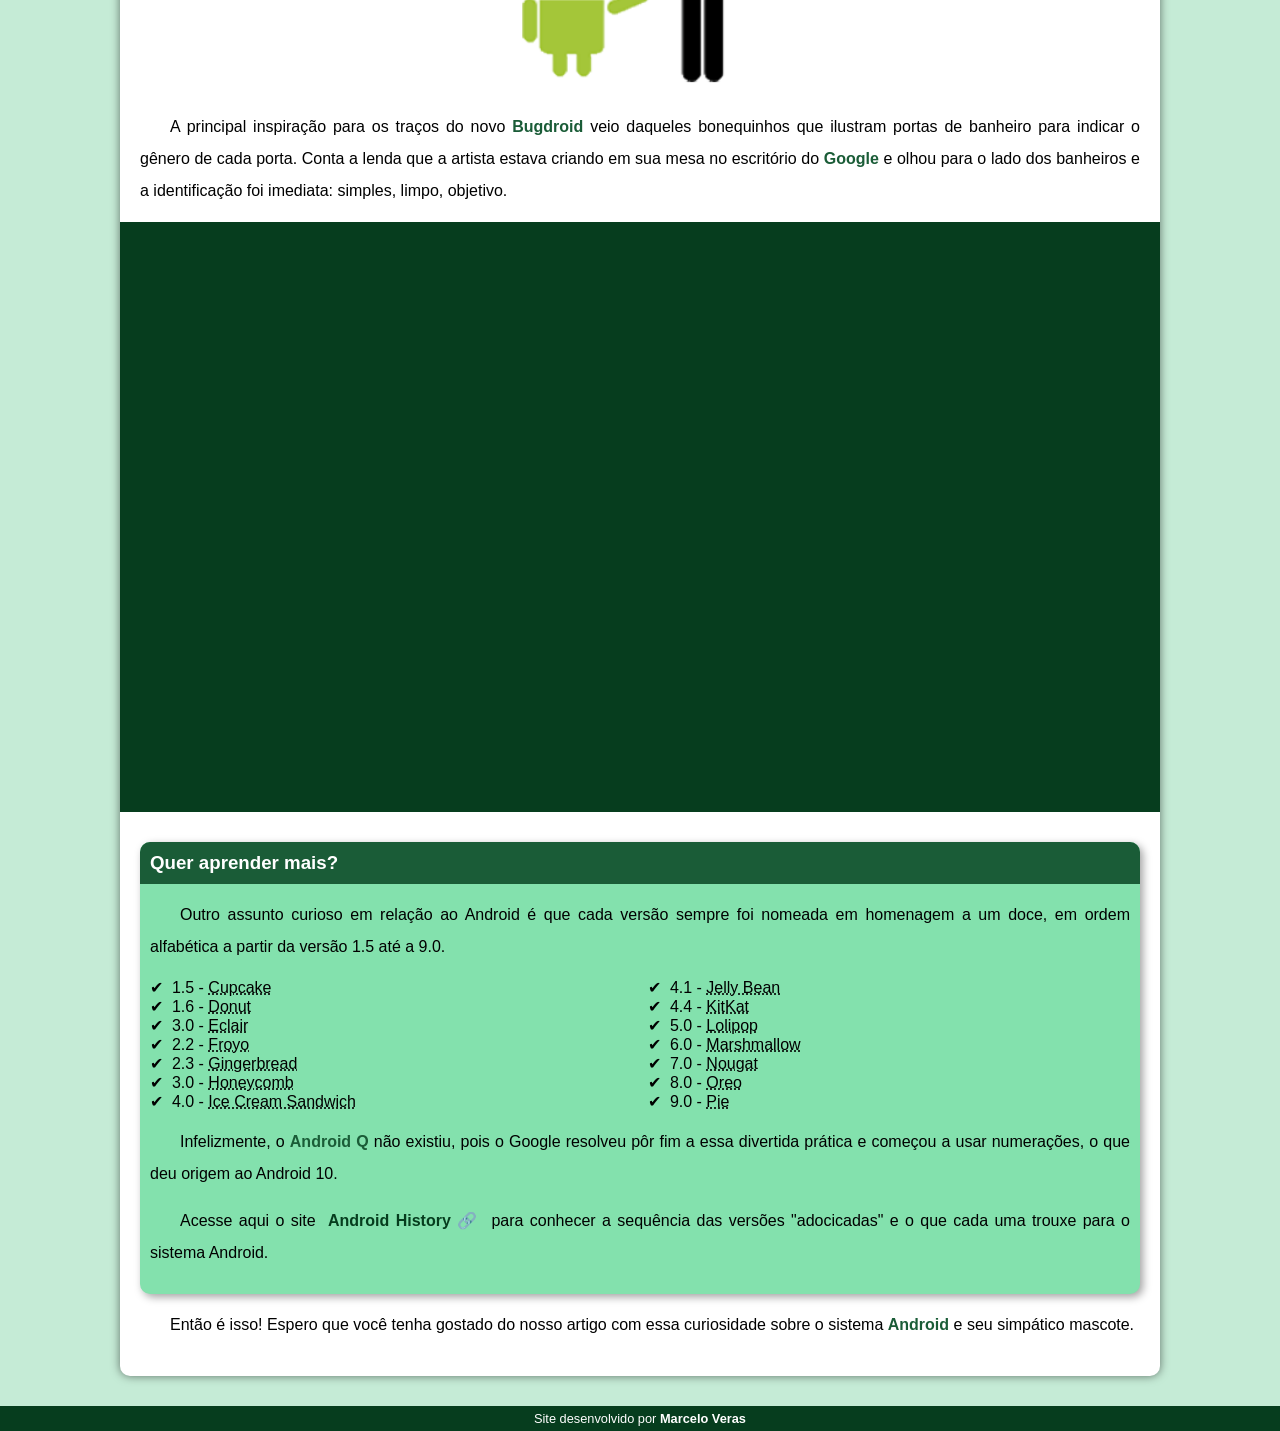
<file: android-page/android.html>
<!DOCTYPE html>
<html lang="pt-BR">
<head>
    <meta charset="UTF-8">
    <meta http-equiv="X-UA-Compatible" content="IE=edge">
    <meta name="viewport" content="width=device-width, initial-scale=1.0">
    <title>Android</title>
    <link rel="shortcut icon" href="./imagens/favicon.ico" type="image/x-icon">
    <link rel="stylesheet" href="style/style.css">
</head>
<body>
    <header>
        <h1>Curiosidades de Tecnologia</h1>
        <p>Tudo aquilo que você sempre quis sobre o mundo Tech, em um único lugar</p>
    </header>

    <nav> 
        <a href="#">Home</a>
        <a href="#">Notícias</a>
        <a href="#">Curiosidades</a>
        <a href="#">Fale Conosco</a>
    </nav>

    <main>
        <article>
            <h1>História do Mascote do Android</h1>

            <p>
                Provavelmente você sabe que o sistema operacional <strong>Android</strong>, mantido pelo Google é um dos mais utilizados para dispositivos móveis em todo o mundo. Mas tavez você não saiba que o seu simpático mascote tem um nome e uma história muito curiosa? Pois acompanhe esse artigo para aprender muita coisa sobre esse robozinho.
            </p>

            <h2>
                A primeira versão
            </h2>

            <p>
                A primeira tentativa de criar um mascote surgiu em 2007 e veio de um desenvolvedor chamado <a href="https://ausdroid.net/2013/01/04/dan-morrill-shows-us-the-android-mascots-that-could-have-been/" target="_blank" class="externo">Dan Morrill</a>. Ele conta que abriu o <a href="https://inkscape.org/pt-br/" target="_blank" class="externo">Inkscape</a> (software livre para vetorização de imagens) e criou sua própria versão de robô. O objetivo era apenas personificar o sistema apenas para a a sua equipe, não existia nenhuma solicitação da empresa para a criação de um mascote.
            </p>

            <picture>
                <source media="(max-width: 600px)" srcset="imagens/dan-droids-pq.png">
                <img src="imagens/dan-droids.png" alt="Primeiro mascote do android">
            </picture>

            <p>
                Essa primeira versão bizarra até foi batizada em homenagem ao seu criador: seriam os <strong>Dandroids</strong>.
            </p>

            <h2>
                Surge um novo mascote
            </h2>

            <p>
                A ideia de ter um mascote foi amadurecendo e a missão foi passada para uma profissional da área. A ilustradora Russa <a href="https://www.irinablok.com/android" target="_blank" class="externo">Irina Blok</a>, também funcionária do Google, ficou com a missão de representar o pequeno robô de uma maneira mais agradável.
            </p>

            <picture>
                <source media="(max-width: 600px)" srcset="imagens/irina-blok-pq.jpg">
                <img src="imagens/irina-blok.jpg" alt="Irina Blok, criadora do Bugdroid">
            </picture>

            <p>
                A ideia principal da Irina era representar tudo graficamente com poucos traços e de forma mais chapada. O desenho também deveria gerar identificação rápida com quem o olha. Surgiu então o <strong>Bugdroid</strong>, o novo mascote do Android.
            </p>

            <img src="imagens/bugdroid.png" class="pequena" alt="Bugdroid">

            <p>
                A principal inspiração para os traços do novo <strong>Bugdroid</strong> veio daqueles bonequinhos que ilustram portas de banheiro para indicar o gênero de cada porta. Conta a lenda que a artista estava criando em sua mesa no escritório do <strong>Google</strong> e olhou para o lado dos banheiros e a identificação foi imediata: simples, limpo, objetivo.
            </p>

            <div class="video"><iframe width="560" height="315" src="https://www.youtube.com/embed/l2UDgpLz20M" title="YouTube video player" frameborder="0" allow="accelerometer; autoplay; clipboard-write; encrypted-media; gyroscope; picture-in-picture" allowfullscreen></iframe></div>
            
            <aside>
                <h3>
                    Quer aprender mais?
                </h3>

                <p>
                    Outro assunto curioso em relação ao Android é que cada versão sempre foi nomeada em homenagem a um doce, em ordem alfabética a partir da versão 1.5 até a 9.0.
                </p>
                <ul>
                    <li>1.5 - <abbr title="Bolo de Copo">Cupcake</abbr></li>
                    <li>1.6 - <abbr title="Rosquinha">Donut</abbr></li>
                    <li>3.0 - <abbr title="Bomba">Eclair</abbr></li>
                    <li>2.2 - <abbr title="Iogurte Congelado">Froyo</abbr></li>
                    <li>2.3 - <abbr title="Biscoito de Gengibre">Gingerbread</abbr></li>
                    <li>3.0 - <abbr title="Favo de Mel">Honeycomb</abbr></li>
                    <li>4.0 - <abbr title="Sanduíche de Sorvete">Ice Cream Sandwich</abbr></li>
                    <li>4.1 - <abbr title="Jujuba">Jelly Bean</abbr></li>
                    <li>4.4 - <abbr title="KitKat">KitKat</abbr></li>
                    <li>5.0 - <abbr title="Pirulito">Lolipop</abbr></li>
                    <li>6.0 - <abbr title="Marshmallow">Marshmallow</abbr></li>
                    <li>7.0 - <abbr title="Torrone">Nougat</abbr></li>
                    <li>8.0 - <abbr title="Oreo">Oreo</abbr></li>
                    <li>9.0 - <abbr title="Torta">Pie</abbr></li>
                </ul>

                <p>
                    Infelizmente, o <strong>Android Q</strong> não existiu, pois o Google resolveu pôr fim a essa divertida prática e começou a usar numerações, o que deu origem ao Android 10.
                </p>
                
                <p>
                    Acesse aqui o site <a href="https://www.android.com/intl/en_nz/history/#/marshmallow" target="_blank" class="externo">Android History</a> para conhecer a sequência das versões "adocicadas" e o que cada uma trouxe para o sistema Android.
                </p>
            </aside>
           

            <p>
                Então é isso! Espero que você tenha gostado do nosso artigo com essa curiosidade sobre o sistema <strong>Android</strong> e seu simpático mascote.
            </p>
        </article>
    </main>

    <footer>
        <p>
            Site desenvolvido por <a href="https://github.com/marceloverass" target="_blank">Marcelo Veras</a>
        </p>
    </footer>
</body>
</html>
</file>
<file: android-page/style/style.css>
@charset "UTF-8";

@import url('https://fonts.googleapis.com/css2?family=Bebas+Neue&display=swap');

@font-face {
    font-family: 'Android';
    src: url('../fontes/idroid.otf') format('opentype');
    font-weight: normal;
}

:root {
    --cor0: #c5ebd6;
    --cor1: #83e1ad;
    --cor2: #3ddc84;
    --cor3: #2fa866;
    --cor4: #1a5c37;
    --cor5: #063d1e;
    --fonte-padrao: Arial, Verdana, Helvetica, sans-serif; 
    --fonte-destaque: 'Bebas Neue', cursive;
    --fonte-android: 'Android', cursive;
}

* { 
    margin: 0px;
    padding: 0px ;
}

body {
    background-color: var(--cor0);
    font-family: var(--fonte-padrao);
}

a.externo::after {
    content: '\00A0\1F517';
}

header {
    background-image: linear-gradient(to bottom, var(--cor3), var(--cor5));
    min-height: 150px;
    text-align: center;
    padding-top: 40px;
}

header > h1 {
    color: white;
    font-family: var(--fonte-destaque);
    font-size: 3em;
    font-weight: normal;
    margin-bottom: 20px; 
    text-shadow: 2px 2px 0px rgba(0, 0, 0, 0.267);
}

header > p {
    font-family: var(--fonte-padrao);
    font-size: 1.2em;
    color: white;
    max-width: 600px;
    padding-right: 10px;
    padding-left: 10px;
    margin: auto;
    padding-bottom: 30px;
    text-shadow: 2px 2px 0px rgba(0, 0, 0, 0.315);
}

nav {
    background-color: var(--cor5);
    padding: 10px;
    box-shadow: 0px 7px 7px black;
}

nav > a {
    color: var(--cor1);
    padding: 10px;
    border-radius: 5px;
    text-decoration: none;
    font-weight: bold;
    transition-duration: 0.5s;
}

nav > a:hover {
    background-color: var(--cor3);
    color: var(--cor5);
}

main {
    min-width: 300px;
    max-width: 1000px;
    margin: auto;
    margin-bottom: 30px;
    padding: 20px;
    background-color: white;
    box-shadow: 0px 0px 10px rgba(0, 0, 0, 0.521);
    border-bottom-left-radius: 10px;
    border-bottom-right-radius: 10px;
}

main  h1 {
    color: var(--cor5);
    font-family: var(--fonte-android);
    font-weight: normal;
    font-size: 1.8em;
}   

main h2 {
    color: var(--cor4);
    font-family: var(--fonte-android);
    font-size: 1.3em;
    font-weight: normal;
    background-image: linear-gradient(to right, var(--cor1), transparent);
    text-indent: 10px;
}

main p {
    margin: 15px 0px;
    text-align: justify;
    text-indent: 30px;
    font-size: 1em;
    line-height: 2em;
}

main strong {
    color: var(--cor4);
    font-weight: bold;
}

main a {
    text-decoration: none;
    font-weight: bold;
    color: var(--cor5);
    background-color: var(--cor1);
    padding: 2px 6px;
}

main a:hover {
    text-decoration: underline;
    color: var(--cor4);
}


main img {
    width: 100%;
}

main img.pequena {
    max-width: 350px;
    display: block;
    margin: auto;
}

div.video {
    background-color: var(--cor5);
    margin: 0px -20px 30px -20px;
    padding: 20px;
    padding-bottom: 57%;
    position: relative;
}

div.video > iframe {
    position: absolute;
    top: 5%;
    left: 5%;
    width: 90%;
    height: 90%;
}

aside {
    background-color: var(--cor1);
    padding: 10px;
    border-radius: 10px;
    box-shadow: 3px 3px 8px rgba(0, 0, 0, 0.37);
}

aside > h3 {
    background-color: var(--cor4);
    color: white;
    padding: 10px;
    margin: -10px -10px 0px -10px;
    border-radius: 10px 10px 0px 0px;
}

aside > ul {
    list-style-type: '\2714\00A0\00A0';
    list-style-position: inside;
    columns: 2;
}

footer {
    background-color: var(--cor5);
    color: white;
    text-align: center;
    font-size: 0.8em;
    padding: 5px;
}

footer a {
    color: white;
    font-weight: bolder;
    text-decoration: none;
}

footer a:hover {
    text-decoration: underline;
    color: var(--cor1);
}
</file>
<file: imc/assets/css/style.css>
@import url('https://fonts.googleapis.com/css2?family=Open+Sans:wght@400;700&display=swap');

:root {
    --primary-color: #2A2B2A;
    --primary-color-darker: #706C61;
}

* {
    box-sizing: border-box;
    outline: 0;
}

body {
    margin: 0;
    padding: 0;
    background: var(--primary-color);
}

.h1 {
    margin-bottom: 50px;
    text-align: center;
}

#segundo {
    margin-top: 55px;
}

.container {
    max-width: 640px;
    margin: 50px auto;
    background-color: #F8F4E3;
    padding: 20px;
    font-family: 'Open sans', sans-serif;
    font-size: 1.3em;
    line-height: 1.5em;
    border-radius: 5px 20px;
}
.colunas {
    background-color: #2A2B2A;
    color: white;
    border-radius: 5px 20px;
    box-shadow: -1px 2px 11px 3px rgba(0,0,0,0.73);
    font-size: 0.9em;
    margin: 50px;
}

.coluna1, .coluna2 {
    line-height: 20px;
    display: inline-block;
}

.coluna1 {
    margin-left: 60px;
}

.coluna2 {
    float: right;
    margin-right: 60px;
}

form input, form label, form button {
    display: block;
    width: 100%;
    margin-bottom: 10px;
}

form input {
    font-size: 24px;
    height: 50px;
    padding: 0 20px;
}

form input:focus {
    outline: 1px solid var(--primary-color)
}

form button {
    border: none;
    background: var(--primary-color);
    color: #fff;
    font-size: 18px;
    font-weight: 700;
    height: 50px;
    cursor: pointer;
    margin-top: 30px;
}

form button:hover {
    background-color: var(--primary-color-darker);
}

.paragrafo-resultado, .bad {
    background: rgba(109, 255, 182, 0.39);
    padding: 10px 20px;
    color: black;
}

.bad {
    background: rgb(255, 150, 150)
}
</file>
<file: youtube-clone/assets/css/components/video-preview.css>
.video-info {
    font-family: 'Roboto', Arial;
}

.video__paragraph1 {
    margin-top: 0;
    font-size: 14px;
    font-weight: 500;
    line-height: 20px;
    margin-bottom: 10px;
}

.video__paragraph2 {
    margin-bottom: 4px;
}

.video__paragraph2, .video__paragraph3 {
    display: block;
    font-size: 12px;
    color: rgb(96, 96, 96);
}

.video-info-grid {
    display: grid;
    grid-template-columns: 50px 1fr;
}

.channel__profile-picture {
    width: 36px;
    border-radius: 40px;
}

.thumbnail-row {
    margin-bottom: 8px;
    position: relative;
}

.thumbnail {
    width: 100%;
}
</file>
<file: youtube-clone/assets/css/components/header.css>
.header {
    height: 55px;
    display: flex;
    justify-content: space-between;
    position: fixed;
    top: 0;
    left: 0;
    right: 0;
    z-index: 100;
    background-color: #FFF;
    border-bottom: 1px solid rgb(230, 230, 230);
}

.left-section {
    display: flex;
    align-items: center;
}
.hamburger-menu {
    height: 24px;
    margin: 0 24px;
}
.youtube-logo {
    height: 20px;
}

.middle-section {
    display: flex;
    align-items: center;
    flex: 1;
    margin-left: 70px;
    margin-right: 35px;
    max-width: 500px;
}
.search-bar {
    flex: 1;
    height: 36px;
    padding-left: 10px;
    font-size: 16px;
    border: 1px solid rgb(192, 192, 192);
    border-radius: 2px;
    box-shadow: inset 1px 2px 3px rgba(0, 0, 0, 0.05);
    width: 0;
}
.search-bar::placeholder {
    font-family: Roboto, Arial;
    font-size: 16px;
}

.search-button,
.voice-search-button,
.upload-icon-container,
.youtube-apps-icon-container,
.notifications-icon-container {
    display: flex;
    justify-content: center;
    align-items: center;
    position: relative;
}

.search-button {
    display: flex;
    justify-content: center;
    align-items: center;
    height: 40px;
    width: 66px;
    background-color: rgb(240, 240, 240);
    border: 1px solid rgb(192, 192, 192);
    margin-left: -1px;
    margin-right: 10px;
    cursor: pointer;
}
.search-button .tooltip,
.voice-search-button .tooltip,
.upload-icon-container .tooltip,
.youtube-apps-icon-container .tooltip,
.notifications-icon-container .tooltip {
    font-family: Roboto, Arial;
    position: absolute;
    background-color: gray;
    color: #FFF;
    padding: 4px 8px;
    border-radius: 2px;
    font-size: 12px;
    bottom: -30px;
    opacity: 0;
    transition: opacity 0.15s;
    pointer-events: none;
    white-space: nowrap;
}
.search-button:hover .tooltip,
.voice-search-button:hover .tooltip,
.upload-icon-container:hover .tooltip,
.youtube-apps-icon-container:hover .tooltip,
.notifications-icon-container:hover .tooltip {
    opacity: 1;
}

.search-icon {
    height: 25px;
}
.voice-search-button {
    display: flex;
    align-items: center;
    justify-content: center;
    height: 40px;
    width: 40px;
    border: none;
    border-radius: 20px;
    background-color: rgb(245, 245, 245);
    cursor: pointer;
}
.voice-search-icon {
    height: 24px;
}

.right-section {
    width: 180px;
    margin-right: 20px;
    display: flex;
    align-items: center;
    justify-content: space-between;
    flex-shrink: 0;
}
.upload-icon {
    height: 24px;
    cursor: pointer;
}
.youtube-apps-icon {
    height: 24px;
    cursor: pointer;
}
.notifications-icon {
    height: 24px;
    cursor: pointer;
}

.notifications-count {
    position: absolute;
    top: -2px;
    right: -5px;
    background-color: rgb(199, 0, 0);
    color: #FFF;
    font-family: Roboto, Arial;
    font-size: 11px;
    padding: 2px 5px;
    border-radius: 10px;
}

.current-user-picture {
    height: 32px;
    border-radius: 16px;
    cursor: pointer;
}
</file>
<file: youtube-clone/assets/css/components/video.css>
.video-grid {
    display: grid;
    column-gap: 16px;
    row-gap: 40px;
}

@media (max-width:750px) {
    .video-grid {
        grid-template-columns: 1fr 1fr;
    }
}
@media (min-width: 751px) and (max-width: 999px) {
    .video-grid {
        grid-template-columns: 1fr 1fr 1fr;
    }
}

@media (min-width: 1000px) {
    .video-grid {
        grid-template-columns: 1fr 1fr 1fr 1fr;
    }
}
@media (max-width:530px) {
    .video-grid {
        grid-template-columns: 1fr;
    }
}

.video-time {
    font-family: Roboto, Arial, Helvetica, sans-serif;
    font-size: 12px;
    font-weight: 500;
    padding: 4px;
    border-radius: 2px;
    background-color: black;
    color: #FFF;
    position: absolute;
    right: 10px;
    bottom: 12px;
}
</file>
<file: youtube-clone/assets/css/components/sidebar.css>
.sidebar {
    position: fixed;
    left: 0;
    bottom: 0;
    top: 55px;
    background-color: #FFF;
    width: 72px;
    z-index: 200;
    padding-top: 5px;
}

.sidebar-link {
    height: 74px;
    display: flex;
    justify-content: center;
    align-items: center;
    flex-direction: column;
    cursor: pointer;
}

.sidebar-link:hover {
    background-color: rgb(235, 235, 235);
}

.sidebar-link img {
    width: 24px;
    margin-bottom: 4px;
}

.sidebar-link div {
    font-family: Roboto, Arial;
    font-size: 10px;
}
</file>
<file: calculadora/Calculator/style.css>
@import url('https://fonts.googleapis.com/css2?family=Poppins:wght@200;300;400;500;600;700&display=swap');
*{
  margin: 0;
  padding: 0;
  box-sizing: border-box;
  font-family: 'Poppins',sans-serif;
}
body{
  height: 100vh;
  width: 100%;
  overflow: hidden;
  display: flex;
  justify-content: center;
  align-items: center;
  background: linear-gradient(#2196f3 , #e91e63);
}
.bubbles{
  position: absolute;
  bottom: -120px;
  display: flex;
  flex-wrap: wrap;
  margin-top: 70px;
  width: 100%;
  justify-content: space-around;
}
.bubbles span{
  height: 60px;
  width: 60px;
  background: rgba(255, 255, 255, 0.007);
  animation: move 10s linear infinite;
  position: relative;
  overflow: hidden;
}
@keyframes move {
  100%{
    transform: translateY(-100vh);
  }
}
.bubbles span.one{
  animation-delay: 2.2s;
  transform: scale(2.15)
}
.bubbles span.two{
  animation-delay: 3.5s;
  transform: scale(1.55)
}
.bubbles span.three{
  animation-delay: 0.2s;
  transform: scale(0.35)
}
.bubbles span.four{
  animation-delay: 6s;
  transform: scale(2.15)
}
.bubbles span.five{
  animation-delay: 7s;
  transform: scale(0.5)
}
.bubbles span.six{
  animation-delay: 4s;
  transform: scale(2.5)
}
.bubbles span.seven{
  animation-delay: 3;
  transform: scale(1.5)
}
.bubbles span:before{
  content: '';
  position: absolute;
  left: 0;
  top: 0;
  height: 60px;
  width: 40%;
  transform: skew(45deg) translateX(150px);
  background: rgba(255, 255, 255, 0.007);
  animation: mirror 3s linear infinite;
}
@keyframes mirror {
  100%{
    transform: translateX(-450px);
  }
}
.bubbles span.one:before{
  animation-delay: 1.5s;
}
.bubbles span.two:before{
  animation-delay: 3.5s;
}
.bubbles span.three:before{
  animation-delay: 2.5s;
}
.bubbles span.four:before{
  animation-delay: 7.5s;
}
.bubbles span.five:before{
  animation-delay: 4.5s;
}
.bubbles span.six:before{
  animation-delay: 0.5s;
}
.bubbles span.seven:before{
  animation-delay: 6s;
}
.container{
  z-index: 12;
  width: 360px;
  padding: 15px;
  border-radius: 12px;
  background: rgba(255, 255, 255, 0.1);
  box-shadow: 0 20px 50px rgba(0, 0, 0, 0.15);
  border-top: 1px solid rgba(255, 255, 255, 0.5);
  border-left: 1px solid rgba(255, 255, 255, 0.5);
}
.container input[type="text"]{
  width: 100%;
  height: 100px;
  margin: 0 3px;
  outline: none;
  border: none;
  color: #fff;
  font-size: 20px;
  text-align: right;
  padding-right: 10px;
  pointer-events: none;
  background: transparent;
}
.container input[type="button"]{
  height: 65px;
  color: #fff;
  width: calc(100% / 4 - 5px);
  background: transparent;
  border-radius: 12px;
  margin-top: 15px;
  outline: none;
  border: none;
  font-size: 20px;
  cursor: pointer;
  transition: all 0.3s ease;
}
.container input[type="button"]:hover{
  background: rgba(255, 255, 255, 0.1);
}
</file>
